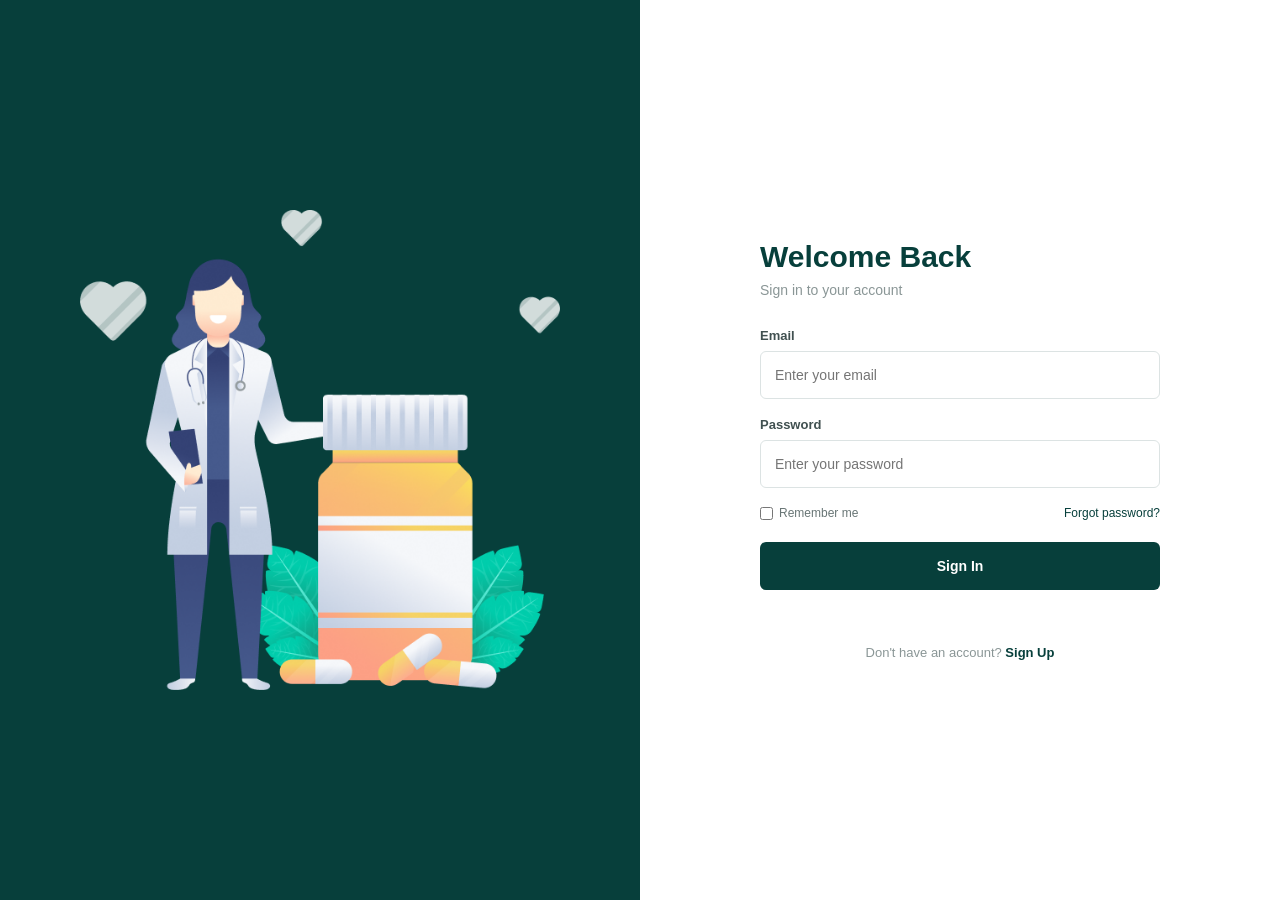
<file: index.html>
<!doctype html>
<html lang="en">
  <head>
    <meta charset="UTF-8" />

    <meta name="viewport" content="width=device-width, initial-scale=1.0" />

    <title>Doc House - Sign In</title>

    <link rel="stylesheet" href="style.css" />
  </head>

  <body>
    <!-- =========================
         MAIN AUTH CONTAINER
    ========================== -->

    <main class="auth-container">
      <!-- =========================
             LEFT SIDE
        ========================== -->

      <section class="auth-image">
        <img src="image/Frame 2.png" alt="Doctor" />
      </section>

      <!-- =========================
             RIGHT SIDE
        ========================== -->

      <section class="auth-section">
        <!-- =====================
                 SIGN IN
            ====================== -->

        <div class="auth-box" id="signInBox">
          <h1>Welcome Back</h1>

          <p class="subtitle">Sign in to your account</p>

          <form id="signInForm">
            <!-- Email -->

            <div class="input-group">
              <label for="loginEmail"> Email </label>

              <input
                type="email"
                id="loginEmail"
                placeholder="Enter your email"
                required
              />
            </div>

            <!-- Password -->

            <div class="input-group">
              <label for="loginPassword"> Password </label>

              <input
                type="password"
                id="loginPassword"
                placeholder="Enter your password"
                required
              />
            </div>

            <!-- Remember -->

            <div class="form-options">
              <label class="remember">
                <input type="checkbox" id="rememberMe" />

                Remember me
              </label>

              <a href="#" id="forgotPassword"> Forgot password? </a>
            </div>

            <!-- Sign In Button -->

            <button type="submit" class="auth-button">Sign In</button>

            <!-- Error -->

            <p class="message error" id="signInMessage"></p>
          </form>

          <!-- Sign Up -->

          <p class="switch-text">
            Don't have an account?

            <button type="button" id="showSignUp" class="switch-button">
              Sign Up
            </button>
          </p>
        </div>

        <!-- =====================
                 SIGN UP
            ====================== -->

        <div class="auth-box hidden" id="signUpBox">
          <h1>Create Account</h1>

          <p class="subtitle">Create your Doc House account</p>

          <form id="signUpForm">
            <!-- Name -->

            <div class="input-group">
              <label for="signupName"> Full Name </label>

              <input
                type="text"
                id="signupName"
                placeholder="Enter your name"
                required
              />
            </div>

            <!-- Email -->

            <div class="input-group">
              <label for="signupEmail"> Email </label>

              <input
                type="email"
                id="signupEmail"
                placeholder="Enter your email"
                required
              />
            </div>

            <!-- Password -->

            <div class="input-group">
              <label for="signupPassword"> Password </label>

              <input
                type="password"
                id="signupPassword"
                placeholder="Create a password"
                required
                minlength="6"
              />
            </div>

            <!-- Confirm Password -->

            <div class="input-group">
              <label for="confirmPassword"> Confirm Password </label>

              <input
                type="password"
                id="confirmPassword"
                placeholder="Confirm your password"
                required
                minlength="6"
              />
            </div>

            <!-- Sign Up Button -->

            <button type="submit" class="auth-button">Create Account</button>

            <!-- Message -->

            <p class="message" id="signUpMessage"></p>
          </form>

          <!-- Back to Sign In -->

          <p class="switch-text">
            Already have an account?

            <button type="button" id="showSignIn" class="switch-button">
              Sign In
            </button>
          </p>
        </div>
      </section>
    </main>

    <script src="index.js"></script>
  </body>
</html>
</file>
<file: style.css>
/* =================================
   RESET
================================= */

* {
  margin: 0;
  padding: 0;
  box-sizing: border-box;
}

body {
  min-height: 100vh;

  font-family: Arial, Helvetica, sans-serif;

  background: #f4f7f7;

  color: #263838;
}

/* =================================
   AUTH CONTAINER
================================= */

.auth-container {
  min-height: 100vh;

  display: flex;

  align-items: stretch;
}

/* =================================
   LEFT IMAGE
================================= */

.auth-image {
  width: 50%;

  min-height: 100vh;

  background: #073f3b;

  display: flex;

  align-items: center;

  justify-content: center;

  overflow: hidden;
}

.auth-image img {
  width: 75%;

  max-width: 550px;

  height: auto;

  object-fit: contain;
}

/* =================================
   AUTH SECTION
================================= */

.auth-section {
  width: 50%;

  min-height: 100vh;

  background: #ffffff;

  display: flex;

  align-items: center;

  justify-content: center;

  padding: 40px;
}

/* =================================
   AUTH BOX
================================= */

.auth-box {
  width: 100%;

  max-width: 400px;
}

.auth-box.hidden {
  display: none;
}

/* =================================
   HEADING
================================= */

.auth-box h1 {
  font-size: 30px;

  font-weight: 700;

  color: #073f3b;

  margin-bottom: 8px;
}

.subtitle {
  color: #8a9696;

  font-size: 14px;

  margin-bottom: 30px;
}

/* =================================
   INPUT GROUP
================================= */

.input-group {
  margin-bottom: 18px;
}

.input-group label {
  display: block;

  font-size: 13px;

  font-weight: 600;

  color: #405050;

  margin-bottom: 8px;
}

.input-group input {
  width: 100%;

  height: 48px;

  padding: 0 14px;

  border: 1px solid #dce3e3;

  border-radius: 6px;

  outline: none;

  font-size: 14px;

  color: #333;

  transition: 0.2s;
}

.input-group input:focus {
  border-color: #073f3b;

  box-shadow: 0 0 0 3px rgba(7, 63, 59, 0.08);
}

/* =================================
   FORM OPTIONS
================================= */

.form-options {
  display: flex;

  align-items: center;

  justify-content: space-between;

  margin: 5px 0 22px;

  font-size: 12px;
}

.remember {
  display: flex;

  align-items: center;

  gap: 6px;

  color: #687575;
}

.remember input {
  accent-color: #073f3b;
}

.form-options a {
  color: #073f3b;

  text-decoration: none;
}

.form-options a:hover {
  text-decoration: underline;
}

/* =================================
   BUTTON
================================= */

.auth-button {
  width: 100%;

  height: 48px;

  border: none;

  border-radius: 6px;

  background: #073f3b;

  color: #ffffff;

  font-size: 14px;

  font-weight: 600;

  cursor: pointer;

  transition: 0.2s;
}

.auth-button:hover {
  background: #052f2c;

  transform: translateY(-1px);
}

.auth-button:active {
  transform: translateY(0);
}

/* =================================
   SWITCH TEXT
================================= */

.switch-text {
  margin-top: 25px;

  text-align: center;

  font-size: 13px;

  color: #8a9696;
}

.switch-button {
  border: none;

  background: transparent;

  color: #073f3b;

  font-weight: 600;

  cursor: pointer;

  font-size: 13px;
}

/* =================================
   MESSAGE
================================= */

.message {
  min-height: 18px;

  margin-top: 12px;

  font-size: 12px;

  text-align: center;
}

.message.error {
  color: #dc3545;
}

.message.success {
  color: #198754;
}

/* =================================
   TABLET
================================= */

@media (max-width: 900px) {
  .auth-image {
    width: 42%;
  }

  .auth-section {
    width: 58%;

    padding: 30px;
  }

  .auth-image img {
    width: 85%;
  }
}

/* =================================
   MOBILE
================================= */

@media (max-width: 650px) {
  .auth-container {
    display: block;
  }

  .auth-image {
    width: 100%;

    min-height: 220px;

    height: 220px;
  }

  .auth-image img {
    width: 230px;
  }

  .auth-section {
    width: 100%;

    min-height: calc(100vh - 220px);

    padding: 35px 22px;

    align-items: flex-start;
  }

  .auth-box {
    max-width: 100%;
  }

  .auth-box h1 {
    font-size: 25px;
  }

  .subtitle {
    font-size: 13px;

    margin-bottom: 25px;
  }
}

/* =================================
   SMALL MOBILE
================================= */

@media (max-width: 400px) {
  .auth-image {
    min-height: 180px;

    height: 180px;
  }

  .auth-image img {
    width: 190px;
  }

  .auth-section {
    padding: 28px 18px;
  }

  .input-group input,
  .auth-button {
    height: 45px;
  }
}
</file>
<file: Dashboard/dashboard.css>
/* =========================================
   RESET
========================================= */

* {
  margin: 0;
  padding: 0;
  box-sizing: border-box;
}

html,
body {
  width: 100%;
  min-height: 100%;
}

body {
  font-family: Arial, Helvetica, sans-serif;

  background: #f4f7f8;

  color: #333;
}

/* =========================================
   DASHBOARD
========================================= */

.dashboard {
  width: 100%;

  min-height: 100vh;
}

/* =========================================
   HEADER
========================================= */

.dashboard-header {
  height: 64px;

  width: 100%;

  background: #073f3b;

  display: flex;

  align-items: center;

  justify-content: space-between;

  padding: 0 30px;

  color: #ffffff;
}

/* =========================================
   LOGO
========================================= */

.logo {
  display: flex;

  align-items: center;

  gap: 9px;
}

.logo-icon {
  width: 29px;

  height: 29px;

  border-radius: 5px;

  display: flex;

  align-items: center;

  justify-content: center;

  background: #ffffff;

  color: #073f3b;

  font-size: 13px;
}

.logo-text {
  font-size: 16px;

  font-weight: 600;

  letter-spacing: 0.2px;
}

/* =========================================
   HEADER RIGHT
========================================= */

.header-right {
  display: flex;

  align-items: center;

  gap: 22px;
}

/* =========================================
   NOTIFICATION
========================================= */

.notification-btn {
  border: none;

  background: transparent;

  color: #ffffff;

  cursor: pointer;

  font-size: 15px;

  position: relative;
}

.notification-btn::after {
  content: "";

  width: 5px;

  height: 5px;

  border-radius: 50%;

  background: #f49a78;

  position: absolute;

  top: -2px;

  right: -2px;
}

/* =========================================
   PROFILE
========================================= */

.profile {
  display: flex;

  align-items: center;

  gap: 8px;

  cursor: pointer;
}

.profile-image {
  width: 30px;

  height: 30px;

  border-radius: 50%;

  background: #ffffff;

  color: #073f3b;

  display: flex;

  align-items: center;

  justify-content: center;

  font-size: 12px;
}

.profile-name {
  font-size: 11px;

  font-weight: 500;
}

.profile-arrow {
  font-size: 8px;
}

/* =========================================
   DASHBOARD BODY
========================================= */

.dashboard-body {
  display: flex;

  min-height: calc(100vh - 64px);
}

/* =========================================
   SIDEBAR
========================================= */

.sidebar {
  width: 220px;

  background: #ffffff;

  border-right: 1px solid #e5e9eb;

  flex-shrink: 0;

  padding-top: 22px;
}

/* =========================================
   SIDEBAR TITLE
========================================= */

.sidebar-title {
  height: 42px;

  display: flex;

  align-items: center;

  gap: 12px;

  padding: 0 24px;

  color: #073f3b;

  font-size: 11px;

  font-weight: 600;

  margin-bottom: 10px;
}

.sidebar-title i {
  font-size: 13px;
}

/* =========================================
   MENU
========================================= */

.sidebar-menu {
  display: flex;

  flex-direction: column;
}

/* =========================================
   MENU LINK
========================================= */

.menu-link {
  height: 45px;

  width: 100%;

  display: flex;

  align-items: center;

  gap: 13px;

  padding: 0 25px;

  color: #777777;

  text-decoration: none;

  font-size: 10px;

  border-left: 3px solid transparent;

  transition: all 0.2s ease;
}

.menu-link i {
  width: 16px;

  font-size: 11px;
}

.menu-link:hover {
  background: #f4f8f7;

  color: #073f3b;
}

.menu-link.active {
  color: #073f3b;

  background: #eef5f4;

  border-left-color: #073f3b;

  font-weight: 600;
}

/* =========================================
   MAIN CONTENT
========================================= */

.main-content {
  flex: 1;

  min-width: 0;

  padding: 30px;

  background: #f4f7f8;
}

/* =========================================
   PAGE HEADING
========================================= */

.page-heading {
  margin-bottom: 25px;
}

.page-heading h1 {
  font-size: 21px;

  font-weight: 600;

  color: #303838;

  margin-bottom: 6px;
}

.page-heading p {
  font-size: 10px;

  color: #999999;
}

/* =========================================
   STATISTICS
========================================= */

.stats-container {
  width: 100%;

  display: grid;

  grid-template-columns: repeat(3, minmax(0, 1fr));

  gap: 20px;

  margin-bottom: 22px;
}

/* =========================================
   STAT CARD
========================================= */

.stat-card {
  min-height: 100px;

  background: #ffffff;

  border-radius: 6px;

  display: flex;

  align-items: center;

  padding: 20px;

  gap: 16px;

  box-shadow: 0 2px 7px rgba(0, 0, 0, 0.03);
}

/* =========================================
   STAT ICON
========================================= */

.stat-icon {
  width: 44px;

  height: 44px;

  border-radius: 6px;

  display: flex;

  align-items: center;

  justify-content: center;

  font-size: 18px;
}

/* Doctor */

.doctor-icon {
  background: #fff0f3;

  color: #ee5272;
}

/* Patient */

.patient-icon {
  background: #eff8e9;

  color: #72a943;
}

/* Appointment */

.appointment-icon {
  background: #fff8e5;

  color: #efb02d;
}

/* =========================================
   STAT CONTENT
========================================= */

.stat-content {
  display: flex;

  flex-direction: column;

  gap: 5px;
}

.stat-number {
  font-size: 23px;

  line-height: 1;

  color: #444444;

  font-weight: 600;
}

.stat-label {
  font-size: 9px;

  color: #999999;
}

/* =========================================
   CHART CONTAINER
========================================= */

.chart-container {
  width: 100%;

  display: grid;

  grid-template-columns:
    minmax(0, 1.35fr)
    minmax(300px, 0.85fr);

  gap: 20px;
}

/* =========================================
   CHART CARD
========================================= */

.chart-card {
  background: #ffffff;

  border-radius: 6px;

  min-height: 320px;

  padding: 18px;

  box-shadow: 0 2px 7px rgba(0, 0, 0, 0.03);
}

/* =========================================
   CHART TITLE
========================================= */

.chart-title {
  display: flex;

  align-items: center;

  justify-content: space-between;

  margin-bottom: 20px;
}

.chart-title h2 {
  font-size: 11px;

  font-weight: 600;

  color: #444444;
}

.chart-menu {
  border: none;

  background: transparent;

  color: #aaaaaa;

  cursor: pointer;

  font-size: 11px;
}

/* =========================================
   LINE CHART
========================================= */

.line-chart-wrapper {
  width: 100%;

  height: 240px;

  display: flex;
}

.y-axis {
  width: 30px;

  height: 190px;

  display: flex;

  flex-direction: column;

  justify-content: space-between;

  font-size: 7px;

  color: #aaaaaa;
}

.line-chart-area {
  flex: 1;

  height: 220px;

  position: relative;
}

/* Grid lines */

.horizontal-line {
  position: absolute;

  left: 0;

  right: 0;

  border-top: 1px dashed #e7e7e7;
}

.line-1 {
  top: 5px;
}

.line-2 {
  top: 38px;
}

.line-3 {
  top: 71px;
}

.line-4 {
  top: 104px;
}

.line-5 {
  top: 137px;
}

.line-6 {
  top: 170px;
}

/* SVG */

.patient-svg {
  position: absolute;

  left: 0;

  top: 0;

  width: 100%;

  height: 190px;
}

/* Area */

.chart-area-fill {
  fill: rgba(120, 120, 120, 0.1);

  stroke: none;
}

/* Line */

.chart-line {
  fill: none;

  stroke: #777777;

  stroke-width: 2.2;

  vector-effect: non-scaling-stroke;
}

/* X axis */

.x-axis {
  position: absolute;

  left: 0;

  right: 0;

  bottom: 5px;

  display: flex;

  justify-content: space-between;

  color: #aaaaaa;

  font-size: 7px;
}

/* =========================================
   APPOINTMENT CHART
========================================= */

.appointment-chart {
  height: 245px;

  display: flex;

  flex-direction: column;

  align-items: center;

  justify-content: center;

  gap: 25px;
}

/* =========================================
   PIE
========================================= */

.pie-chart {
  width: 145px;

  height: 145px;

  border-radius: 50%;

  background: conic-gradient(
    #f04d70 0deg 145deg,
    #74a943 145deg 245deg,
    #efb32f 245deg 360deg
  );
}

/* =========================================
   LEGEND
========================================= */

.chart-legend {
  display: flex;

  align-items: center;

  justify-content: center;

  gap: 20px;

  flex-wrap: wrap;
}

.legend-item {
  display: flex;

  align-items: center;

  gap: 5px;

  color: #777777;

  font-size: 8px;
}

.legend-color {
  width: 8px;

  height: 8px;

  border-radius: 50%;
}

.doctor-color {
  background: #f04d70;
}

.patient-color {
  background: #74a943;
}

.appointment-color {
  background: #efb32f;
}

/* =========================================
   TABLET
========================================= */

@media (max-width: 950px) {
  .sidebar {
    width: 190px;
  }

  .main-content {
    padding: 22px;
  }

  .chart-container {
    grid-template-columns: 1fr;
  }
}

/* =========================================
   MOBILE
========================================= */

@media (max-width: 700px) {
  /* Header */

  .dashboard-header {
    height: 55px;

    padding: 0 15px;
  }

  .logo-text {
    font-size: 13px;
  }

  .header-right {
    gap: 13px;
  }

  .profile-name,
  .profile-arrow {
    display: none;
  }

  .profile-image {
    width: 27px;

    height: 27px;
  }

  /* Body */

  .dashboard-body {
    flex-direction: column;
  }

  /* Sidebar */

  .sidebar {
    width: 100%;

    height: auto;

    padding: 0;

    border-right: none;

    border-bottom: 1px solid #e5e9eb;

    overflow-x: auto;
  }

  .sidebar-title {
    display: none;
  }

  .sidebar-menu {
    flex-direction: row;

    width: max-content;
  }

  .menu-link {
    width: auto;

    height: 45px;

    padding: 0 15px;

    gap: 6px;

    border-left: none;

    border-bottom: 3px solid transparent;

    font-size: 8px;
  }

  .menu-link.active {
    border-left: none;

    border-bottom-color: #073f3b;
  }

  /* Main */

  .main-content {
    width: 100%;

    padding: 18px 12px;
  }

  /* Heading */

  .page-heading {
    margin-bottom: 17px;
  }

  .page-heading h1 {
    font-size: 17px;
  }

  .page-heading p {
    font-size: 8px;
  }

  /* Stats */

  .stats-container {
    grid-template-columns: 1fr;

    gap: 10px;

    margin-bottom: 14px;
  }

  .stat-card {
    min-height: 72px;

    padding: 13px;

    gap: 12px;
  }

  .stat-icon {
    width: 35px;

    height: 35px;

    font-size: 14px;
  }

  .stat-number {
    font-size: 18px;
  }

  .stat-label {
    font-size: 8px;
  }

  /* Charts */

  .chart-container {
    grid-template-columns: 1fr;

    gap: 12px;
  }

  .chart-card {
    min-height: 260px;

    padding: 13px;
  }

  .chart-title {
    margin-bottom: 15px;
  }

  .chart-title h2 {
    font-size: 10px;
  }

  .line-chart-wrapper {
    height: 195px;
  }

  .patient-svg {
    height: 155px;
  }

  .line-chart-area {
    height: 180px;
  }

  .y-axis {
    height: 155px;

    font-size: 6px;
  }

  .appointment-chart {
    height: 195px;
  }

  .pie-chart {
    width: 110px;

    height: 110px;
  }

  .chart-legend {
    gap: 12px;
  }

  .legend-item {
    font-size: 7px;
  }
}

/* =========================================
   SMALL MOBILE
========================================= */

@media (max-width: 400px) {
  .menu-link {
    padding: 0 10px;

    font-size: 7px;
  }

  .main-content {
    padding: 15px 9px;
  }

  .stat-card {
    min-height: 65px;
  }

  .chart-card {
    min-height: 240px;
  }

  .pie-chart {
    width: 100px;

    height: 100px;
  }
}
</file>
